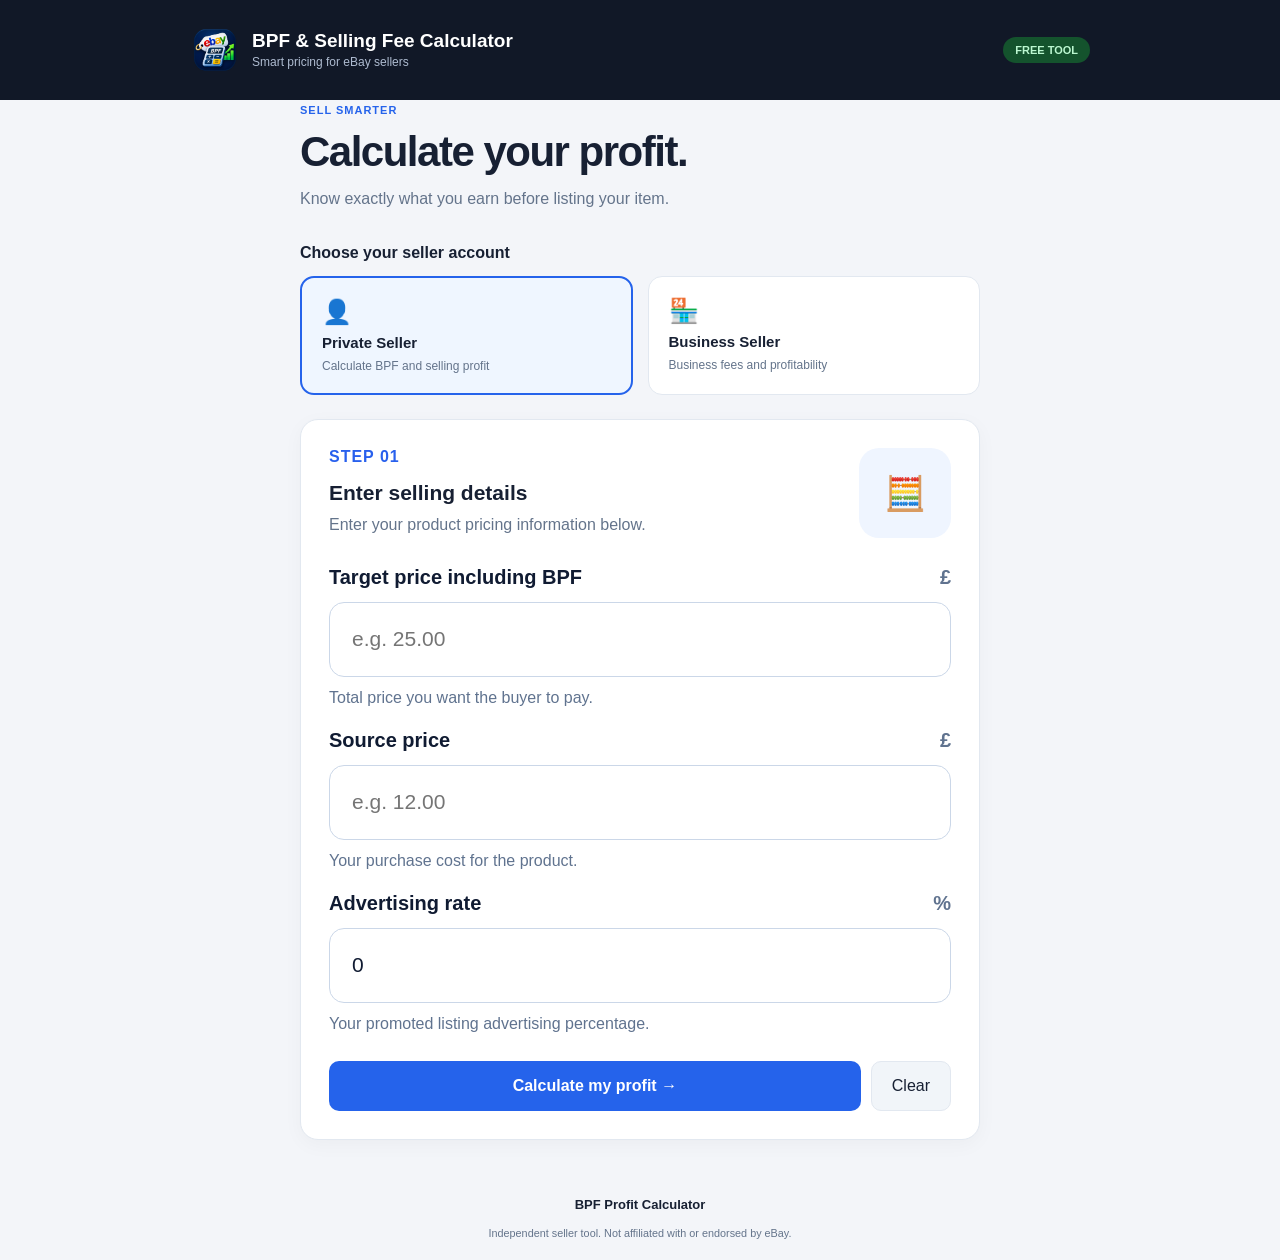
<file: index.html>
<!DOCTYPE html>
<html lang="en">
<head>
  <meta charset="UTF-8">
  <meta name="viewport" content="width=device-width, initial-scale=1.0">
  <meta name="theme-color" content="#111827">
  <title>BPF Profit Calculator | eBay Sellers</title>
  <meta name="description" content="Calculate eBay Buyer Protection Fees, listing prices and selling profits.">
  <link rel="stylesheet" href="styles/main.css">
</head>
<body>

<!-- Header -->

<div id="headerContainer" class="header-frame"></div>

<!-- Selection container for Private or Business Seller -->

<div id="selectionContainer" class="selection-frame"></div>


<!-- Private Seller Input interface -->

<div id="privateCalculatorContainer" class="calculator-frame"></div>

<!-- Private Seller Result interface -->

<div id="resultsContainer" class="calculator-frame"></div>


<!-- Business Seller Input interface -->

<div id="businessCalculatorContainer" class="calculator-frame hidden"></div>

<!-- Business Seller Result interface -->

<div id="businessResultsContainer" class="calculator-frame hidden"></div>

  <footer>
    <p>BPF Profit Calculator</p>
    <small>Independent seller tool. Not affiliated with or endorsed by eBay.</small>
  </footer>

</main>

<script type="module" src="js/app.js"></script>

</body>
</html>
</file>
<file: styles/main.css>
:root {
  --primary: #2563eb;
  --primary-dark: #1d4ed8;
  --background: #f3f5f9;
  --surface: #ffffff;
  --text: #172033;
  --muted: #64748b;
  --border: #e2e8f0;
  --green: #059669;
  --red: #dc2626;
}

* {
  box-sizing: border-box;
}

.header-frame {
    width: 100%;
    height: auto;
    margin: 0 auto;
    border: none;
    display: block;
    background: #111827;
}

.calculator-frame {
    width: 100%;
    max-width: 680px;
    height: auto;
    min-height: 0;
    margin: 0 auto;
    border: none;
    display: block;
}

.selection-frame {
    width: 100%;
    max-width: 680px;
    height: auto;
    min-height: 0;
    margin: 0 auto 24px;
    border: none;
    display: block;
}

body {
  margin: 0;
  background: var(--background);
  color: var(--text);
  font-family: Inter, "Segoe UI", Arial, sans-serif;
}

.brand {
  display: flex;
  align-items: center;
  gap: 12px;
}

.brand-icon {
  /* background: var(--primary); */
  border-radius: 10px;
  width: 50px;
  height: 50px;
  display: grid;
  place-items: center;
}

.brand h2 {
  margin: 0;
  font-size: 19px;
}

.brand span {
  color: #aebbd0;
  font-size: 12px;
}

.free-badge {
  background: #14532d;
  color: #bbf7d0;
  padding: 7px 12px;
  border-radius: 20px;
  font-size: 11px;
  font-weight: 700;
}

.container {
  max-width: 900px;
  margin: 0 auto;
  padding: 45px 22px;
}

.intro {
  margin-bottom: 32px;
}

.eyebrow, .step-label {
  color: var(--primary);
  font-weight: 800;
  font-size: 11px;
  letter-spacing: 1px;
}

.intro h1 {
  font-size: clamp(30px, 5vw, 42px);
  margin: 10px 0;
  letter-spacing: -1.5px;
}

.intro p, .section-heading p {
  color: var(--muted);
  margin: 0;
  line-height: 1.6;
}


.seller-section h3, .info-section h3 {
  font-size: 16px;
  margin-bottom: 14px;
}

.seller-status {
  color: var(--green);
  font-size: 11px;
  font-weight: 700;
}

.seller-status.coming {
  color: #b45309;
}

.calculator-card, .results-card, .info-section {
  background: white;
  border: 1px solid var(--border);
  border-radius: 18px;
  padding: 28px;
  margin-bottom: 24px;
  box-shadow: 0 5px 20px rgba(15, 23, 42, .035);
}


.calculator-icon, .result-icon {
  font-size: 27px;
  background: #eff6ff;
  padding: 12px;
  border-radius: 12px;
}

.form-group {
  margin-bottom: 22px;
}

.form-group label {
  display: flex;
  justify-content: space-between;
  font-weight: 650;
  font-size: 14px;
  margin-bottom: 9px;
}

.form-group label span {
  color: var(--muted);
}

.form-group input {
  width: 100%;
  padding: 15px;
  border: 1px solid #cbd5e1;
  border-radius: 10px;
  font-size: 16px;
  outline: none;
  color: var(--text);
  background: white;
}

.form-group input:focus {
  border-color: var(--primary);
  box-shadow: 0 0 0 3px #2563eb18;
}

.form-group small {
  display: block;
  color: var(--muted);
  font-size: 12px;
  margin-top: 7px;
}


.result-list {
  border: 1px solid var(--border);
  border-radius: 12px;
  overflow: hidden;
}

.result-row {
  padding: 16px;
  display: flex;
  justify-content: space-between;
  gap: 12px;
  border-bottom: 1px solid var(--border);
  font-size: 14px;
}

.result-row:last-child {
  border: none;
}

.highlight-row {
  background: #eff6ff;
  color: #1d4ed8;
  font-weight: 700;
}

.profit-box {
  background: #ecfdf5;
  padding: 22px;
  border-radius: 12px;
  margin-top: 20px;
  color: #047857;
}

.profit-box.negative {
  background: #fef2f2;
  color: #b91c1c;
}

.profit-box h2 {
  font-size: 34px;
  margin: 9px 0;
}

.profit-box span {
  font-size: 13px;
}

.result-actions {
  display: flex;
  gap: 10px;
  margin-top: 18px;
}

.copy-btn {
  background: #111827;
  color: white;
  border: none;
  padding: 12px 18px;
  border-radius: 9px;
  cursor: pointer;
}

.info-grid {
  display: grid;
  grid-template-columns: repeat(3, 1fr);
  gap: 20px;
}

.info-item span {
  color: var(--primary);
  font-weight: 800;
  font-size: 12px;
}

.info-item strong {
  display: block;
  margin: 8px 0;
}

.info-item p {
  color: var(--muted);
  font-size: 13px;
  line-height: 1.5;
}

.coming-soon-content {
  text-align: center;
  padding: 35px 10px;
}

.coming-icon {
  font-size: 40px;
  margin-bottom: 18px;
}

.coming-soon-content h2 {
  margin: 12px 0;
}

.coming-soon-content p {
  color: var(--muted);
  max-width: 450px;
  margin: 0 auto;
  line-height: 1.6;
}

footer {
  text-align: center;
  color: var(--muted);
  padding: 20px 0;
  font-size: 13px;
}

footer p {
  font-weight: 700;
  color: var(--text);
}

.hidden {
  display: none !important;
}

button:focus-visible {
  outline: 3px solid #93c5fd;
  outline-offset: 3px;
}

@media (max-width: 600px) {
  .container {
    padding: 30px 15px;
  }

  .calculator-card, .results-card, .info-section {
    padding: 19px;
  }

  .seller-options {
    grid-template-columns: 1fr;
  }

  .info-grid {
    grid-template-columns: 1fr;
    gap: 12px;
  }

  .button-group {
    flex-direction: column;
  }

  .result-row {
    font-size: 13px;
  }
}


/* Business Seller Calculator */


/* Shared calculator section styling */

.calculator-section {
  width: 100%;
  background: #ffffff;
  padding: 25px;
  box-sizing: border-box;
  color: #101b32;
  font-family: inherit;
}

.calculator-heading {
  display: flex;
  justify-content: space-between;
  align-items: flex-start;
  margin-bottom: 46px;
  gap: 20px;
}

.step-label {
  display: block;
  color: #2860ed;
  font-size: 16px;
  font-weight: 800;
  letter-spacing: 1px;
  margin-bottom: 15px;
}

.calculator-heading h2 {
  color: #101b32;
  font-size: 32px;
  font-weight: 750;
  margin: 0 0 15px;
}

.calculator-heading p {
  color: #60738f;
  font-size: 23px;
  margin: 0;
}

.calculator-icon {
  width: 92px;
  height: 90px;
  border-radius: 20px;
  background: #eff5ff;
  display: flex;
  align-items: center;
  justify-content: center;
  font-size: 34px;
  flex-shrink: 0;
}

.calculator-grid {
  display: grid;
  grid-template-columns: 1fr;
  gap: 34px;
}

.form-group {
  display: flex;
  flex-direction: column;
  width: 100%;
}

.form-group label {
  display: flex;
  justify-content: space-between;
  align-items: center;
  color: #101b32;
  font-size: 20px;
  font-weight: 700;
  margin-bottom: 13px;
}

.form-group label span {
  color: #60738f;
}

.form-group input,
.form-group select {
  width: 100%;
  height: 75px;
  box-sizing: border-box;
  border: 1px solid #cbd7e8;
  border-radius: 15px;
  padding: 0 22px;
  background: #ffffff;
  color: #101b32;
  font-family: inherit;
  font-size: 21px;
  outline: none;
  transition: border-color 0.2s, box-shadow 0.2s;
}

.form-group input:focus,
.form-group select:focus {
  border-color: #2860ed;
  box-shadow: 0 0 0 3px rgba(40, 96, 237, 0.10);
}

.form-group small {
  color: #60738f;
  font-size: 16px;
  margin-top: 12px;
}

.calculator-actions {
  display: flex;
  gap: 15px;
  margin-top: 42px;
}

.calculate-button {
  flex: 1;
  min-height: 65px;
  background: #2860ed;
  color: #ffffff;
  border: none;
  border-radius: 15px;
  font-size: 21px;
  font-weight: 750;
  cursor: pointer;
}

.calculate-button:hover {
  background: #194ed5;
}

.clear-button {
  min-width: 115px;
  padding: 0 25px;
  min-height: 65px;
  background: #f2f5fa;
  color: #101b32;
  border: 1px solid #dce4ef;
  border-radius: 15px;
  font-size: 19px;
  cursor: pointer;
}

.business-error {
  color: #d93025;
  font-size: 15px;
  margin-top: 15px;
}

.business-results {
  margin-top: 35px;
  padding: 25px;
  border: 1px solid #dce4ef;
  border-radius: 16px;
  background: #ffffff;
}

.business-results h3 {
  font-size: 24px;
  margin: 0 0 22px;
  color: #101b32;
}

.business-result-row {
  display: flex;
  justify-content: space-between;
  gap: 20px;
  padding: 15px 0;
  border-bottom: 1px solid #edf0f5;
  font-size: 17px;
}

.business-result-row span {
  color: #60738f;
}

.business-result-row strong {
  color: #101b32;
  text-align: right;
}

.total-row {
  font-weight: 750;
}

.profit-row strong {
  color: #16834a;
  font-size: 22px;
}

@media (max-width: 650px) {
  .calculator-section {
    padding: 18px;
  }

  .calculator-heading h2 {
    font-size: 26px;
  }

  .calculator-heading p {
    font-size: 17px;
  }

  .calculator-icon {
    width: 60px;
    height: 60px;
    font-size: 25px;
  }

  .form-group input,
  .form-group select {
    height: 62px;
    font-size: 17px;
  }

  .calculator-actions {
    flex-direction: column;
  }

  .clear-button {
    width: 100%;
  }
}

@media (max-width: 600px) {

  .selection-frame {
    width: 90%;
    height: 500px;
  }

  .calculator-frame {
    width: 90%;
  }

  .seller-section {
      margin-bottom: 24px;
  }

  .calculator-frame {
      margin-top: 20px;
  }
}
</file>
